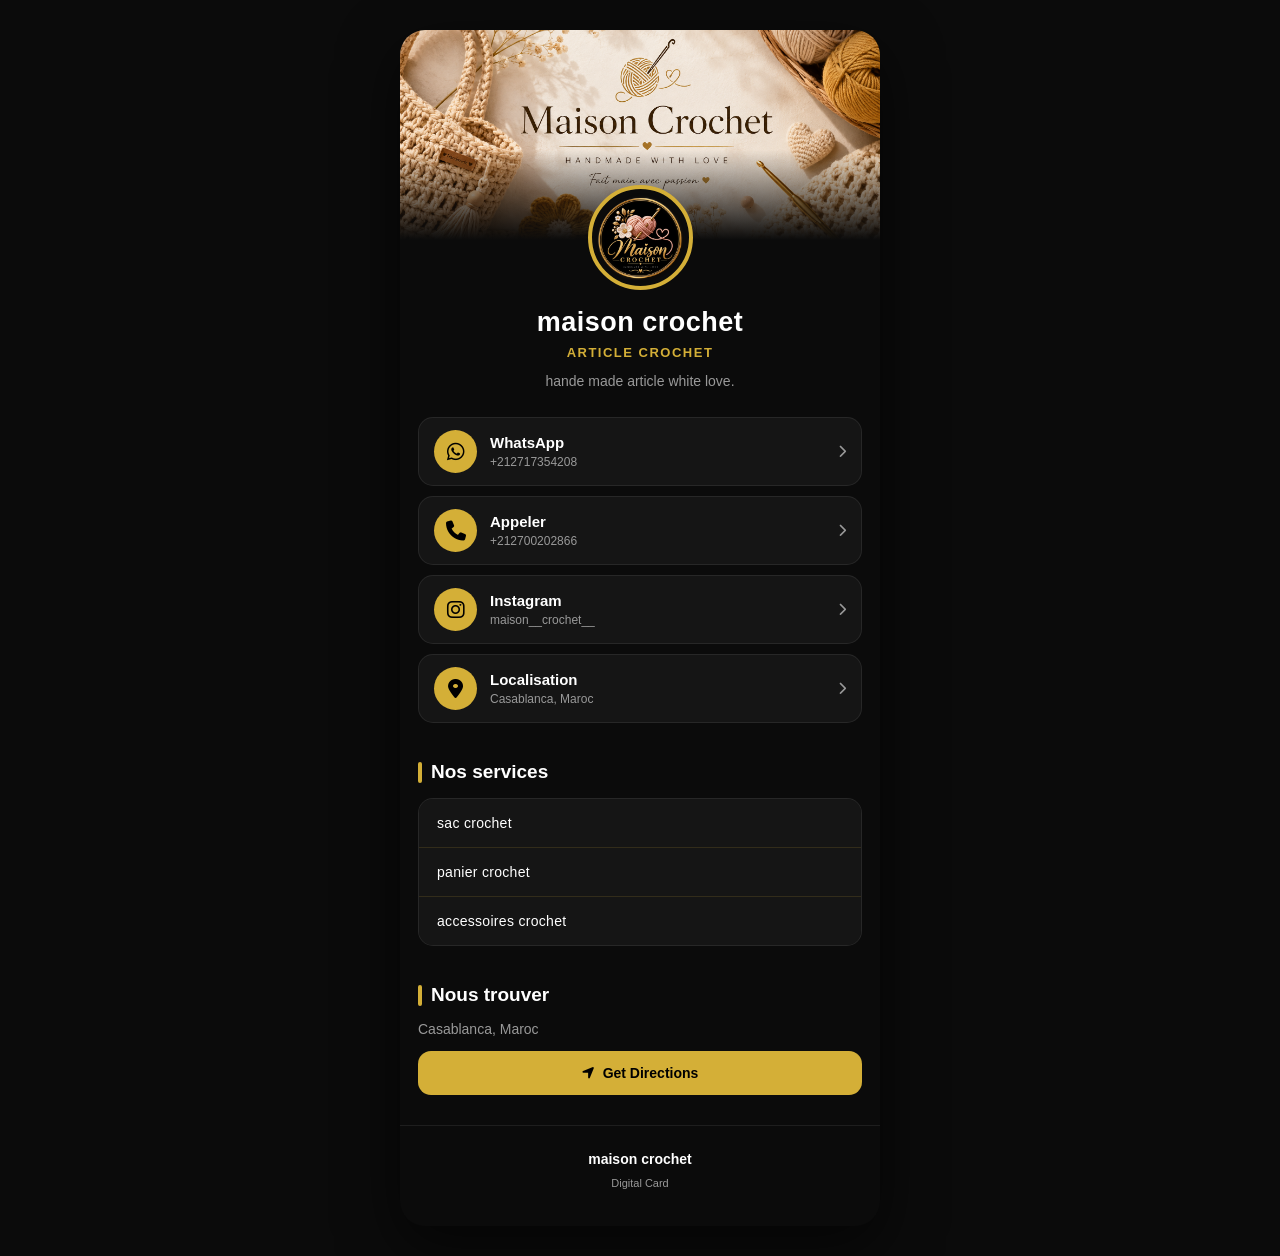
<file: maison crochet/index.html>
<!DOCTYPE html>
<html lang="fr">

<head>
    <meta charset="UTF-8">

    <meta name="viewport" content="width=device-width, initial-scale=1.0">

    <title>Digital Card</title>

    <!-- Font Awesome Icons -->
    <link
        rel="stylesheet"
        href="https://cdnjs.cloudflare.com/ajax/libs/font-awesome/6.5.2/css/all.min.css"
    >

    <link rel="stylesheet" href="/style.css">
</head>

<body>

    <main class="page">

        <!-- ================= BANNER ================= -->

        <div class="banner">
            <img id="banner" src="images/baner.png" alt="Business banner">
        </div>


        <!-- ================= PROFILE ================= -->

        <section class="profile">

            <img
                id="logo"
                class="logo"
                src="images/logo.png"
                alt="Business logo"
            >

            <h1 id="business-name">
                Business Name
            </h1>

            <p id="category">
                Business Category
            </p>

            <p id="description">
                Description
            </p>

        </section>


        <!-- ================= ACTIONS ================= -->

        <section class="actions">

            <!-- WhatsApp -->
            <a
                id="whatsapp"
                class="action"
                target="_blank"
            >
                <div class="icon">
                    <i class="fa-brands fa-whatsapp"></i>
                </div>

                <div class="action-text">
                    <strong>WhatsApp</strong>
                    <span id="whatsapp-number">
                        +212 6 XX XX XX XX
                    </span>
                </div>

                <i class="fa-solid fa-chevron-right arrow"></i>
            </a>


            <!-- Phone -->
            <a
                id="phone"
                class="action"
            >
                <div class="icon">
                    <i class="fa-solid fa-phone"></i>
                </div>

                <div class="action-text">
                    <strong>Appeler</strong>
                    <span id="phone-number">
                        +212 6 XX XX XX XX
                    </span>
                </div>

                <i class="fa-solid fa-chevron-right arrow"></i>
            </a>


            <!-- Instagram -->
            <a
                id="instagram"
                class="action"
                target="_blank"
            >
                <div class="icon">
                    <i class="fa-brands fa-instagram"></i>
                </div>

                <div class="action-text">
                    <strong>Instagram</strong>
                    <span id="instagram-name">
                        @business
                    </span>
                </div>

                <i class="fa-solid fa-chevron-right arrow"></i>
            </a>


            <!-- Maps -->
            <a
                id="maps"
                class="action"
                target="_blank"
            >
                <div class="icon">
                    <i class="fa-solid fa-location-dot"></i>
                </div>

                <div class="action-text">
                    <strong>Localisation</strong>
                    <span id="address-short">
                        Casablanca, Maroc
                    </span>
                </div>

                <i class="fa-solid fa-chevron-right arrow"></i>
            </a>



        </section>
        <!-- ================= SERVICES ================= -->
        <section class="services">

            <div class="section-title">
                <span></span>
                <h2> Nos services</h2>
            </div>

            <div id="services-list" class="services-list">
                <!-- JavaScript va ajouter les services ici -->
            </div>

        </section>


        <!-- ================= LOCATION ================= -->

        <section class="location">

            <div class="section-title">
                <span></span>
                <h2>Nous trouver</h2>
            </div>

            <p id="address">
                Casablanca, Maroc
            </p>

            <a
                id="direction"
                class="direction-button"
                target="_blank"
            >
                <i class="fa-solid fa-location-arrow"></i>

                Get Directions
            </a>

        </section>


        <!-- ================= FOOTER ================= -->

        <footer>

            <p id="footer-name">
                Business Name
            </p>

            <span>
                Digital Card
            </span>

        </footer>

    </main>

    <script src="data.js"></script>
    <script src="/script.js"></script>

</body>

</html>
</file>
<file: style.css>
* {
    margin: 0;
    padding: 0;
    box-sizing: border-box;
}

:root {
    --background: #0b0b0b;
    --card: #151515;
    --card-hover: #1d1d1d;
    --gold: #d4af37;
    --gold-light: #f0d477;
    --white: #ffffff;
    --gray: #999999;
    --border: rgba(255, 255, 255, 0.08);
}

body {
    font-family: Arial, Helvetica, sans-serif;
    background: var(--background);
    color: var(--white);
}


/* =========================
   PAGE
========================= */

.page {
    width: 100%;
    max-width: 480px;
    min-height: 100vh;
    margin: auto;
    background: var(--background);
}


/* =========================
   BANNER
========================= */

.banner {
    width: 100%;
    height: 210px;
    overflow: hidden;
    position: relative;
}

.banner::after {
    content: "";
    position: absolute;

    left: 0;
    right: 0;
    bottom: 0;

    height: 90px;

    background: linear-gradient(
        transparent,
        var(--background)
    );
}

.banner img {
    width: 100%;
    height: 100%;

    object-fit: cover;
}


/* =========================
   PROFILE
========================= */

.profile {
    text-align: center;

    padding: 0 20px 25px;

    margin-top: -55px;

    position: relative;
    z-index: 2;
}

.logo {
    width: 105px;
    height: 105px;

    object-fit: cover;

    border-radius: 50%;

    border: 4px solid var(--gold);

    background: var(--background);

    padding: 3px;
}

.profile h1 {
    font-size: 27px;

    margin-top: 13px;

    letter-spacing: 0.5px;
}

#category {
    color: var(--gold);

    font-size: 13px;

    font-weight: bold;

    text-transform: uppercase;

    letter-spacing: 1.5px;

    margin-top: 7px;
}

#description {
    color: var(--gray);

    font-size: 14px;

    line-height: 1.6;

    max-width: 340px;

    margin: 10px auto 0;
}


/* =========================
   ACTIONS
========================= */

.actions {
    padding: 0 18px;
}

.action {
    display: flex;

    align-items: center;

    width: 100%;

    min-height: 68px;

    padding: 12px 15px;

    margin-bottom: 10px;

    background: var(--card);

    border: 1px solid var(--border);

    border-radius: 15px;

    text-decoration: none;

    color: var(--white);

    transition: 0.25s ease;
}

.action:hover {
    background: var(--card-hover);

    border-color: rgba(212, 175, 55, 0.4);

    transform: translateY(-2px);
}


/* ICON */

.icon {
    width: 43px;
    height: 43px;

    flex-shrink: 0;

    border-radius: 50%;

    background: var(--gold);

    color: #000;

    display: flex;

    align-items: center;
    justify-content: center;

    font-size: 20px;
}


/* TEXT */

.action-text {
    display: flex;

    flex-direction: column;

    margin-left: 13px;

    flex: 1;
}

.action-text strong {
    font-size: 15px;

    margin-bottom: 4px;
}

.action-text span {
    color: var(--gray);

    font-size: 12px;
}


/* ARROW */

.arrow {
    color: var(--gray);

    font-size: 13px;
}


/* REVIEW */

.review-icon {
    background: #f5c542;
}


/* =========================
   SERVICES
========================= */

.services {
    padding: 28px 18px 10px;
}

.section-title {
    display: flex;

    align-items: center;

    margin-bottom: 15px;
}

.section-title span {
    width: 4px;
    height: 21px;

    background: var(--gold);

    border-radius: 10px;

    margin-right: 9px;
}

.section-title h2 {
    font-size: 19px;
}


/* SERVICES LIST */

.services-list {
    background: var(--card);

    border: 1px solid var(--border);

    border-radius: 15px;

    overflow: hidden;
}

.service {
    display: flex;
    align-items: center;

    padding: 16px 18px;

    background: #151515;

    border-bottom: 1px solid rgba(212, 175, 55, 0.15);

    transition: 0.25s ease;
}

.service:last-child {
    border-bottom: none;
}

.service:hover {
    background: #1d1d1d;
    padding-left: 22px;
}

.service-name {
    font-size: 14px;
    font-weight: 500;

    color: #ffffff;

    letter-spacing: 0.3px;
}



/* =========================
   LOCATION
========================= */

.location {
    padding: 28px 18px 30px;
}

#address {
    color: var(--gray);

    font-size: 14px;

    margin-bottom: 14px;
}

.direction-button {
    display: flex;

    align-items: center;
    justify-content: center;

    gap: 9px;

    width: 100%;

    padding: 14px;

    background: var(--gold);

    color: #000;

    border-radius: 13px;

    text-decoration: none;

    font-size: 14px;

    font-weight: bold;

    transition: 0.25s ease;
}

.direction-button:hover {
    background: var(--gold-light);

    transform: translateY(-2px);
}


/* =========================
   FOOTER
========================= */

footer {
    text-align: center;

    border-top: 1px solid var(--border);

    padding: 25px 18px 35px;
}

#footer-name {
    font-size: 14px;

    font-weight: bold;

    margin-bottom: 6px;
}

footer span {
    color: var(--gray);

    font-size: 11px;
}


/* =========================
   DESKTOP
========================= */

@media (min-width: 600px) {

    body {
        padding: 30px 0;
    }

    .page {
        border-radius: 25px;

        overflow: hidden;

        box-shadow:
            0 20px 60px rgba(0, 0, 0, 0.6);
    }

}
</file>
